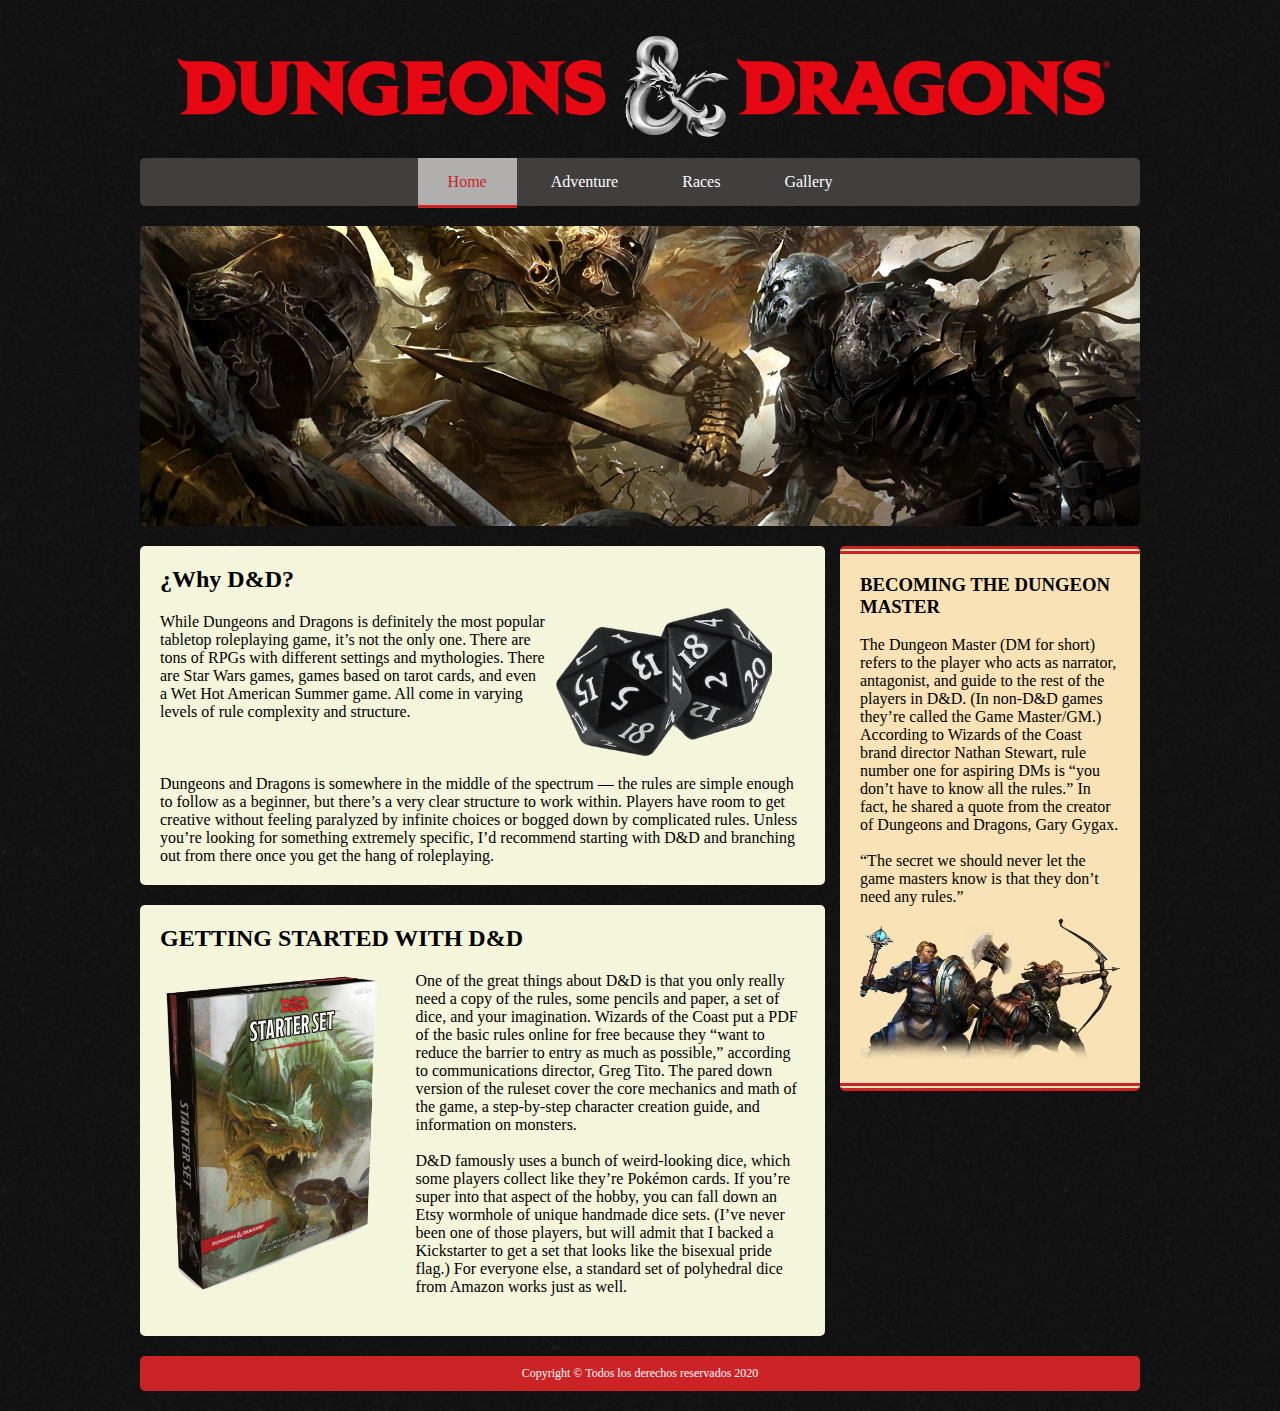
<file: index.html>
<!doctype html>
<html>
<head>
<meta charset="utf-8">
<title>DnD</title>
<link rel="stylesheet" type="text/css" href="style.css">
<link rel="icon" type="image/png" href="images/favicon.png">
</head>

<body>
	<header>
		<div class="logotipo">
		<img alt="logo" src="images/logo.png">
		</div>
		<ul id="nav">
			<li><a href="index.html" id="active">Home</a></li>
			<li><a href="adventure.html">Adventure</a></li>
			<li><a href="races.html">Races</a></li>
			<li><a href="gallery.html">Gallery</a></li>
		</ul>
	</header>
	<section class="main">
		<div class="slider">
		<img src="images/slider.jpg">
		</div>
		<section class="articles">
			<article>
				<h2>¿Why D&D?</h2>
				<div class="text">
					<p>While Dungeons and Dragons is definitely the most popular tabletop roleplaying game, it’s not the only one. There are tons of RPGs with different settings and mythologies. There are Star Wars games, games based on tarot cards, and even a Wet Hot American Summer game. All come in varying levels of rule complexity and structure.</p>
				</div>
				<div class="image">
					<img src="images/dice.png" alt="dice">
				</div>
				<div class="text-full">
					<p>Dungeons and Dragons is somewhere in the middle of the spectrum — the rules are simple enough to follow as a beginner, but there’s a very clear structure to work within. Players have room to get creative without feeling paralyzed by infinite choices or bogged down by complicated rules. Unless you’re looking for something extremely specific, I’d recommend starting with D&D and branching out from there once you get the hang of roleplaying.</p>
				</div>
			</article>
			<article>
				<h2>GETTING STARTED WITH D&D</h2>
				<div class="image">
					<img src="images/book.png" alt="book">
				</div>
				<div class="text">
				<p>One of the great things about D&D is that you only really need a copy of the rules, some pencils and paper, a set of dice, and your imagination. Wizards of the Coast put a PDF of the basic rules online for free because they “want to reduce the barrier to entry as much as possible,” according to communications director, Greg Tito. The pared down version of the ruleset cover the core mechanics and math of the game, a step-by-step character creation guide, and information on monsters.</p>
				<br>
				<p>D&D famously uses a bunch of weird-looking dice, which some players collect like they’re Pokémon cards. If you’re super into that aspect of the hobby, you can fall down an Etsy wormhole of unique handmade dice sets. (I’ve never been one of those players, but will admit that I backed a Kickstarter to get a set that looks like the bisexual pride flag.) For everyone else, a standard set of polyhedral dice from Amazon works just as well.</p>
				</div>
			</article>
		</section>
		<aside>
			<h3>BECOMING THE DUNGEON MASTER</h3>
			<br>
			<p>The Dungeon Master (DM for short) refers to the player who acts as narrator, antagonist, and guide to the rest of the players in D&D. (In non-D&D games they’re called the Game Master/GM.) According to Wizards of the Coast brand director Nathan Stewart, rule number one for aspiring DMs is “you don’t have to know all the rules.” In fact, he shared a quote from the creator of Dungeons and Dragons, Gary Gygax.</p>
			<br>
			<p>“The secret we should never let the game masters know is that they don’t need any rules.”</p>
			<img src="images/dm.png" alt="dm">
		</aside>
	</section>
	<footer><a href="#">Copyright © Todos los derechos reservados 2020</a></footer>
	<script>
window.onscroll = function() {myFunction()};

var header = document.getElementById("nav");
var sticky = header.offsetTop;

function myFunction() {
  if (window.pageYOffset > sticky) {
    header.classList.add("sticky");
  } else {
    header.classList.remove("sticky");
  }
}
</script>
</body>
</html>
</file>
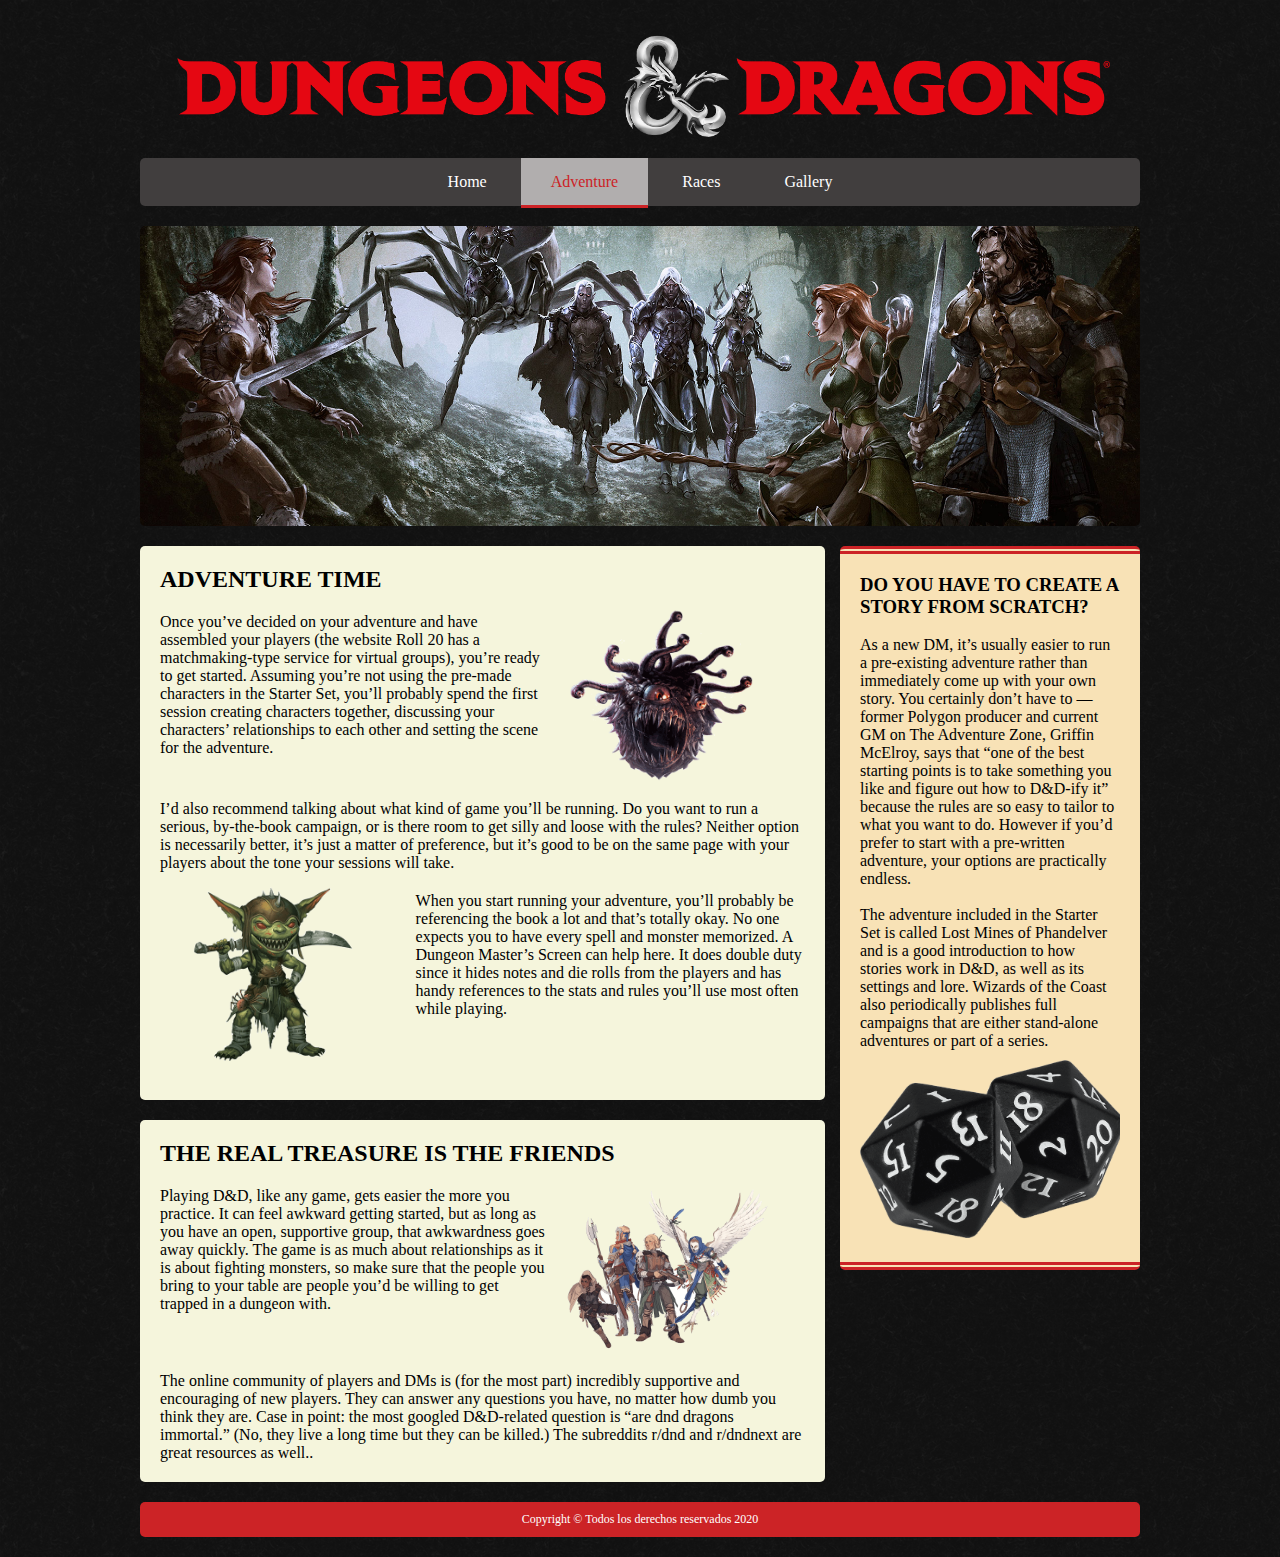
<file: adventure.html>
<!doctype html>
<html>
<head>
<meta charset="utf-8">
<title>DnD</title>
<link rel="stylesheet" type="text/css" href="style.css">
<link rel="icon" type="image/png" href="images/favicon.png">
</head>

<body>
	<header>
		<div class="logotipo">
		<img alt="logo" src="images/logo.png">
		</div>
		<ul id="nav">
			<li><a href="index.html">Home</a></li>
			<li><a href="adventure.html" id="active">Adventure</a></li>
			<li><a href="races.html">Races</a></li>
			<li><a href="gallery.html">Gallery</a></li>
		</ul>
	</header>
	<section class="main">
		<div class="slider">
		<img src="images/slider-2.jpg" alt="slider-2">
		</div>
		<section class="articles">
			<article>
				<h2>ADVENTURE TIME</h2>
				<div class="text">
					<p>Once you’ve decided on your adventure and have assembled your players (the website Roll 20 has a matchmaking-type service for virtual groups), you’re ready to get started. Assuming you’re not using the pre-made characters in the Starter Set, you’ll probably spend the first session creating characters together, discussing your characters’ relationships to each other and setting the scene for the adventure.</p>
					
				</div>
				<div class="image">
					<img src="images/beholder.png" alt="beholder">
				</div>
				<div class="text-full">
					<p>I’d also recommend talking about what kind of game you’ll be running. Do you want to run a serious, by-the-book campaign, or is there room to get silly and loose with the rules? Neither option is necessarily better, it’s just a matter of preference, but it’s good to be on the same page with your players about the tone your sessions will take.</p>
				</div>
				<div class="image">
					<img src="images/goblin.png" alt="goblin">
				</div>
				<div class="text">
					<p>When you start running your adventure, you’ll probably be referencing the book a lot and that’s totally okay. No one expects you to have every spell and monster memorized. A Dungeon Master’s Screen can help here. It does double duty since it hides notes and die rolls from the players and has handy references to the stats and rules you’ll use most often while playing.</p>
				</div>
			</article>
			<article>
				<h2>THE REAL TREASURE IS THE FRIENDS</h2>
				<div class="text">
				<p>Playing D&D, like any game, gets easier the more you practice. It can feel awkward getting started, but as long as you have an open, supportive group, that awkwardness goes away quickly. The game is as much about relationships as it is about fighting monsters, so make sure that the people you bring to your table are people you’d be willing to get trapped in a dungeon with.</p>
				</div>
				<div class="image">
					<img src="images/party.png" alt="party">
				</div>
				<p>The online community of players and DMs is (for the most part) incredibly supportive and encouraging of new players. They can answer any questions you have, no matter how dumb you think they are. Case in point: the most googled D&D-related question is “are dnd dragons immortal.” (No, they live a long time but they can be killed.) The subreddits r/dnd and r/dndnext are great resources as well..</p>
				
			</article>
		</section>
		<aside>
			<h3>DO YOU HAVE TO CREATE A STORY FROM SCRATCH?</h3>
			<br>
			<p>As a new DM, it’s usually easier to run a pre-existing adventure rather than immediately come up with your own story. You certainly don’t have to — former Polygon producer and current GM on The Adventure Zone, Griffin McElroy, says that “one of the best starting points is to take something you like and figure out how to D&D-ify it” because the rules are so easy to tailor to what you want to do. However if you’d prefer to start with a pre-written adventure, your options are practically endless.</p>
			<br>
			<p>The adventure included in the Starter Set is called Lost Mines of Phandelver and is a good introduction to how stories work in D&D, as well as its settings and lore. Wizards of the Coast also periodically publishes full campaigns that are either stand-alone adventures or part of a series.</p>
			<img src="images/dice.png" alt="dice">
		</aside>
	</section>
	<footer><a href="#">Copyright © Todos los derechos reservados 2020</a></footer>
	<script>
window.onscroll = function() {myFunction()};

var header = document.getElementById("nav");
var sticky = header.offsetTop;

function myFunction() {
  if (window.pageYOffset > sticky) {
    header.classList.add("sticky");
  } else {
    header.classList.remove("sticky");
  }
}
</script>
</body>
</html>
</file>
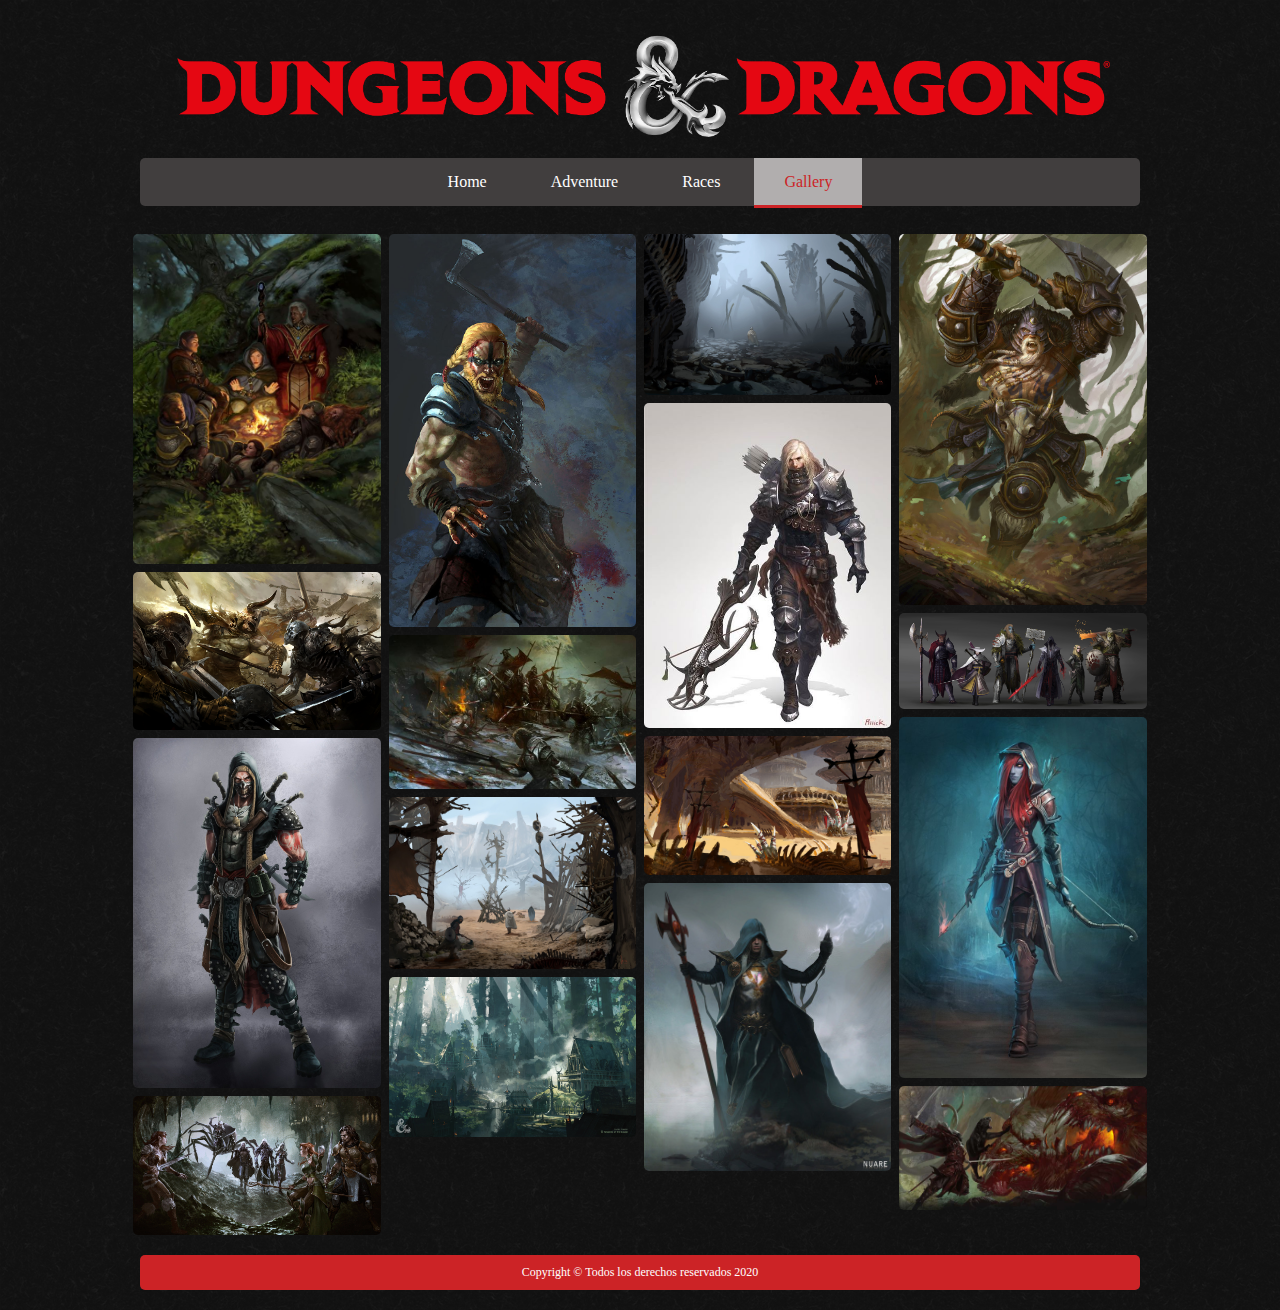
<file: gallery.html>
<!doctype html>
<html>
<head>
<meta charset="utf-8">
<title>DnD</title>
<link rel="stylesheet" type="text/css" href="style.css">
<link rel="icon" type="image/png" href="images/favicon.png">
</head>

<body>
	<header>
		<div class="logotipo">
		<img alt="logo" src="images/logo.png">
		</div>
		<ul id="nav">
			<li><a href="index.html">Home</a></li>
			<li><a href="adventure.html">Adventure</a></li>
			<li><a href="races.html" >Races</a></li>
			<li><a href="gallery.html" id="active">Gallery</a></li>
		</ul>
	</header>
	<section class="row">
		<div class="row"> 
  <div class="column">
    <img src="images/pic9.jpg" style="width:100%">
    <img src="images/slider.jpg" style="width:100%">
    <img src="images/pic1.jpg" style="width:100%">
    <img src="images/slider-2.jpg" style="width:100%">
  </div>
  <div class="column">
   	<img src="images/pic5.jpg" style="width:100%">
    <img src="images/pic2.jpg" style="width:100%">
    <img src="images/pic3.jpg" style="width:100%">
    <img src="images/pic4.jpg" style="width:100%">
  </div>  
  <div class="column">
    <img src="images/pic8.jpg" style="width:100%">
    <img src="images/pic7.jpg" style="width:100%">
    <img src="images/pic10.jpg" style="width:100%">
    <img src="images/pic12.jpg" style="width:100%">
  </div>
  <div class="column">
    <img src="images/pic11.jpg" style="width:100%">
    <img src="images/pic13.jpg" style="width:100%">
    <img src="images/pic6.jpg" style="width:100%">
    <img src="images/pic14.jpg" style="width:100%">
  </div>
</div>
		</section>

	<footer><a href="#">Copyright © Todos los derechos reservados 2020</a></footer>
	<script>
window.onscroll = function() {myFunction()};

var header = document.getElementById("nav");
var sticky = header.offsetTop;

function myFunction() {
  if (window.pageYOffset > sticky) {
    header.classList.add("sticky");
  } else {
    header.classList.remove("sticky");
  }
}
</script>
</body>
</html>
</file>
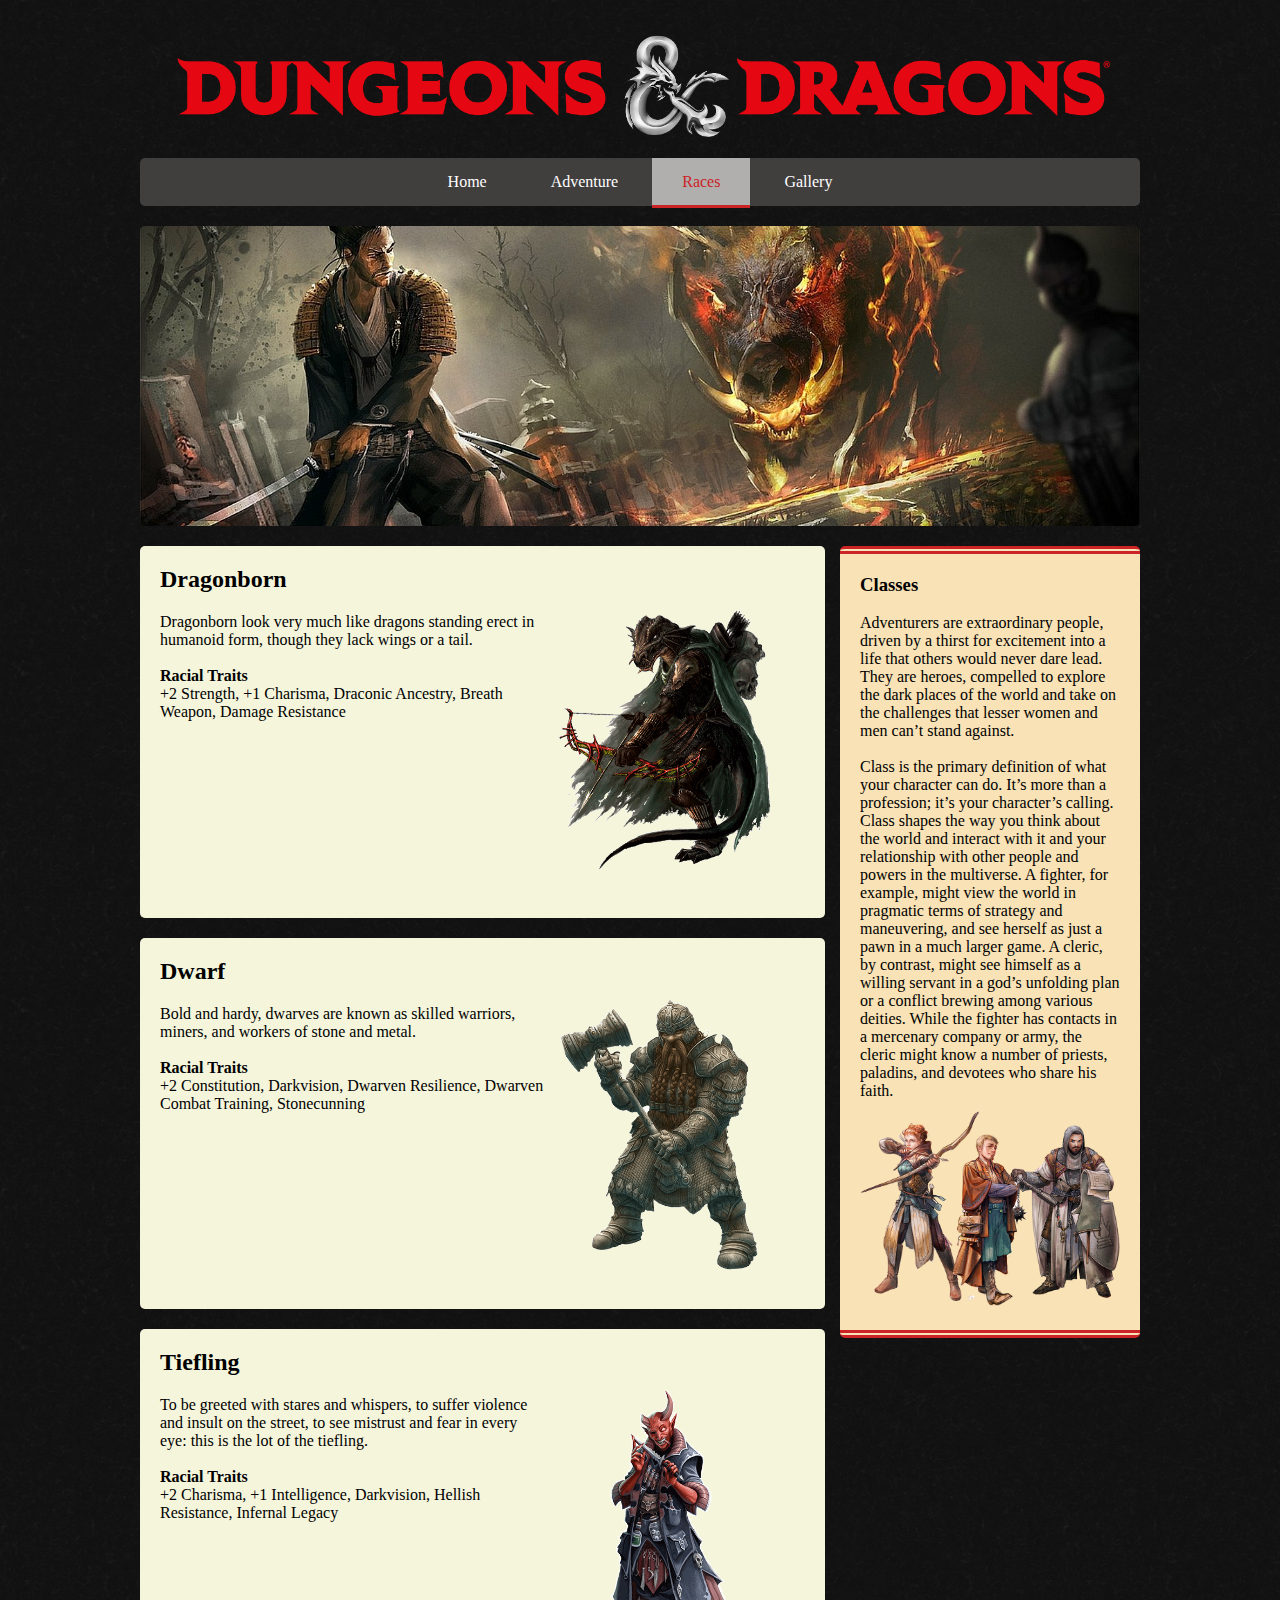
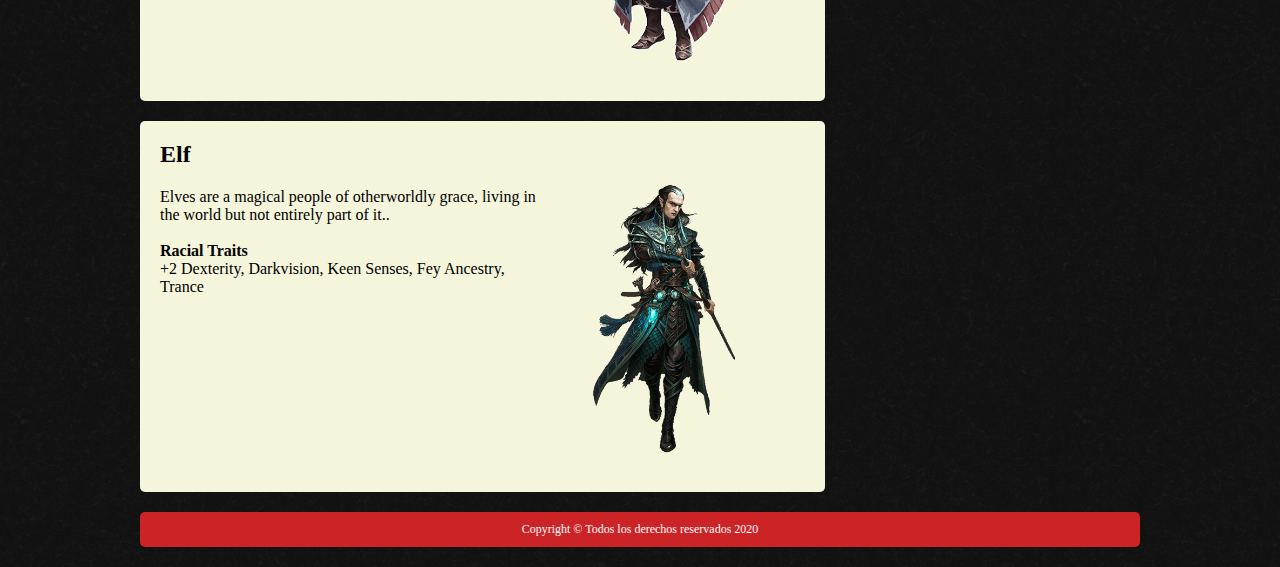
<file: races.html>
<!doctype html>
<html>
<head>
<meta charset="utf-8">
<title>DnD</title>
<link rel="stylesheet" type="text/css" href="style.css">
<link rel="icon" type="image/png" href="images/favicon.png">
</head>

<body>
	<header>
		<div class="logotipo">
		<img alt="logo" src="images/logo.png">
		</div>
		<ul id="nav">
			<li><a href="index.html">Home</a></li>
			<li><a href="adventure.html">Adventure</a></li>
			<li><a href="races.html" id="active">Races</a></li>
			<li><a href="gallery.html">Gallery</a></li>
		</ul>
	</header>
	<section class="main">
		<div class="slider">
		<img src="images/slider-3.jpg" alt="slider-3">
		</div>
		<section class="articles">
			<article>
				<h2>Dragonborn</h2>
				<div class="text">
					<p>Dragonborn look very much like dragons standing erect in humanoid form, though they lack wings or a tail.</p>
					<br>
					<strong>Racial Traits</strong>
					<p>+2 Strength, +1 Charisma, Draconic Ancestry, Breath Weapon, Damage Resistance</p>
				</div>
				<div class="image">
					<img src="images/dragonborn.png" alt="dragonborn">
				</div>
			</article>
			<article>
				<h2>Dwarf</h2>
				<div class="text">
					<p>Bold and hardy, dwarves are known as skilled warriors, miners, and workers of stone and metal.</p>
					<br>
					<strong>Racial Traits</strong>
					<p>+2 Constitution, Darkvision, Dwarven Resilience, Dwarven Combat Training, Stonecunning</p>
				</div>
				<div class="image">
					<img src="images/dwarf.png" alt="dwarf">
				</div>
			</article>
			<article>
				<h2>Tiefling</h2>
				<div class="text">
					<p>To be greeted with stares and whispers, to suffer violence and insult on the street, to see mistrust and fear in every eye: this is the lot of the tiefling.</p>
					<br>
					<strong>Racial Traits</strong>
					<p>+2 Charisma, +1 Intelligence, Darkvision, Hellish Resistance, Infernal Legacy</p>
				</div>
				<div class="image">
					<img src="images/tiefling.png" alt="tiefling">
				</div>
			</article>
			<article>
				<h2>Elf</h2>
				<div class="text">
					<p>Elves are a magical people of otherworldly grace, living in the world but not entirely part of it..</p>
					<br>
					<strong>Racial Traits</strong>
					<p>+2 Dexterity, Darkvision, Keen Senses, Fey Ancestry, Trance</p>
				</div>
				<div class="image">
					<img src="images/elf.png" alt="elf">
				</div>
			</article>
		</section>
		<aside>
			<h3>Classes</h3>
			<br>
			<p>Adventurers are extraordinary people, driven by a thirst for excitement into a life that others would never dare lead. They are heroes, compelled to explore the dark places of the world and take on the challenges that lesser women and men can’t stand against.</p>
			<br>
			<p>Class is the primary definition of what your character can do. It’s more than a profession; it’s your character’s calling. Class shapes the way you think about the world and interact with it and your relationship with other people and powers in the multiverse. A fighter, for example, might view the world in pragmatic terms of strategy and maneuvering, and see herself as just a pawn in a much larger game. A cleric, by contrast, might see himself as a willing servant in a god’s unfolding plan or a conflict brewing among various deities. While the fighter has contacts in a mercenary company or army, the cleric might know a number of priests, paladins, and devotees who share his faith.</p>
			<img src="images/classes.png" alt="classes">
		</aside>
	</section>
	<footer><a href="#">Copyright © Todos los derechos reservados 2020</a></footer>
	<script>
window.onscroll = function() {myFunction()};

var header = document.getElementById("nav");
var sticky = header.offsetTop;

function myFunction() {
  if (window.pageYOffset > sticky) {
    header.classList.add("sticky");
  } else {
    header.classList.remove("sticky");
  }
}
</script>
</body>
</html>
</file>
<file: style.css>
@charset "utf-8";
/* CSS Document */
*{
	margin: 0;
	paddign: 0;
	box-sizing: border-box;
}
html{
	background-image: url("images/back.png");
	background-color: #111;
}
body{
	font-family: Baskerville, "Palatino Linotype", Palatino, "Century Schoolbook L", "Times New Roman", "serif"
}
.logotipo img{
	width: 100%
}
header, .main, footer{
	width: 90%;
	max-width: 1000px;
	margin: 20px auto;
}
#nav {
	text-align:center;
	background-color:#413E3E;
	padding: 15px 0px;
	border-radius: 5px;
}
#nav li {
	display:inline;
}
#nav a {
	text-decoration:none; 
	padding:0 30px;
	color: white;
}
#nav a:hover{
	background-color:white;
	padding: 15px 30px;
	border-top: solid #CC2326;
	color:#CC2326;
}
#active{
	background-color:#B1AEAE !important;
	padding: 15px 30px !important;
	border-bottom: solid #CC2326 !important;
	color:#CC2326 !important;
}
.slider{
	height: 300px;
	margin-bottom: 20px;
}
.slider img{
	width: 100%;
  	height: 100%;
 	object-fit: cover;
	border-radius: 5px;
}
.articles{
	width: 68.5%; 
	float:left; 
	margin-right: 1.5%; 
}
article{
	padding:20px;
	background-color: #F5F5DC;
	margin-bottom: 20px;
	border-radius: 5px;
}
.text{
	width:60%;
	margin: 20px 0px;
	display: inline-block;
	vertical-align:top;
}
.image{
	width: 39%;
	display: inline-block;
	margin: 10px 0px;
}
.image img{
	width: 90%;
  	height: 100%;
 	object-fit: cover;
	padding: 5px;
	box-sizing: border-box;
}
aside img{
	width: 100%;
  	height: 100%;
	margin-top: 10px;
 	object-fit: cover;
}
aside{
	width: 30%; 
	background-color:#F8E2B6;
	float: left; 
	padding: 20px;
	border-radius: 5px;
	border-top: 8px double #CC2326;
	border-bottom: 8px double #CC2326;
	box-sizing: border-box;
}
footer{
	background-color: #CC2326; 
	color: white; 
	clear: both; 
	padding: 10px; 
	text-align: center; 
	box-sizing: border-box;
	font-size: 12px;
	border-radius: 5px;	
}
footer a{
	text-decoration: none;
	color: white;
}
.sticky {
  	position: fixed;
  	top: 10px;
	width: 90%;
	max-width: 1000px;
	opacity: 0.8;
}

/*gallery*/
.row {
  	display: flex;
  	flex-wrap: wrap;
  	padding: 0 4px;
	width:90%;
	margin: auto;
}
.column {
  	flex: 25%;
  	max-width: 25%;
  	padding: 0 4px;
}

.column img {
  	margin-top: 8px;
  	vertical-align: middle;
  	width: 100%;
	border-radius: 5px;
}
</file>
